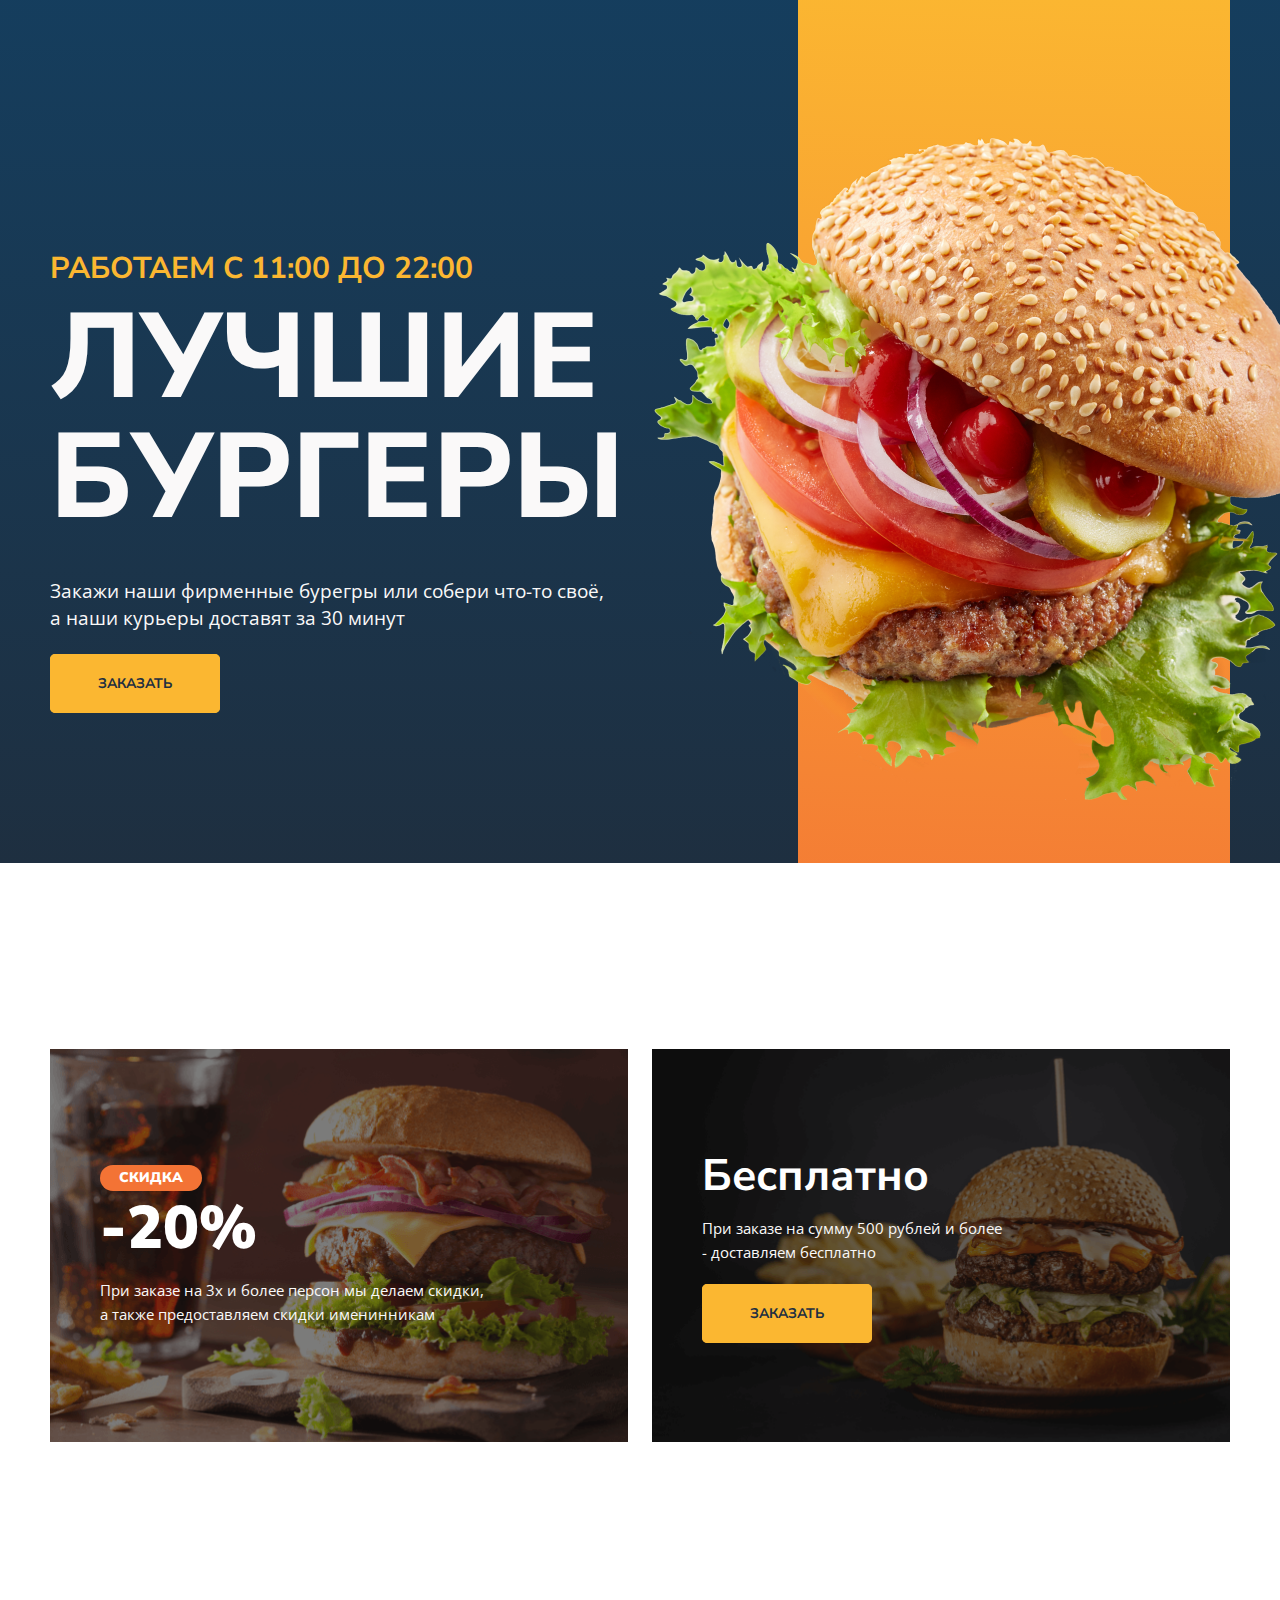
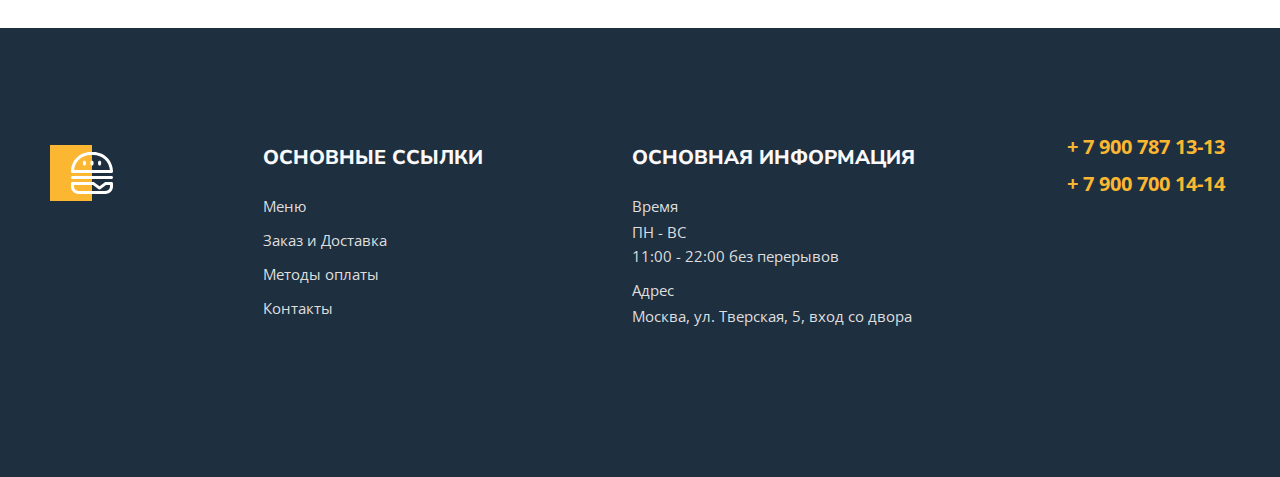
<file: index.html>
<!DOCTYPE html>
<html lang="ru">
<head>
    <meta charset="UTF-8">
    <meta http-equiv="X-UA-Compatible" content="IE=edge">
    <meta name="viewport" content="width=device-width, initial-scale=1.0">
    <title>Burgers</title>
    <link rel="preconnect" href="https://fonts.googleapis.com">
    <link rel="preconnect" href="https://fonts.gstatic.com" crossorigin>
    <link href="https://fonts.googleapis.com/css2?family=Nunito+Sans:wght@600;700;800&family=Open+Sans:wght@400;600;700&display=swap" rel="stylesheet">
    <link rel="stylesheet" href="styles/normalize.css">
    <link rel="stylesheet" href="css/main.css">
</head>
<body>
    <div class="main">
        <div class="wrapper">
            <div class="content">
                <h1 class="content-title">
                    <span>работаем с 11:00 до 22:00</span>
                    лучшие бургеры
                </h1>
                <p class="content-text">Закажи наши фирменные бурегры или собери что-то своё, а&nbsp;наши курьеры доставят за&nbsp;30&nbsp;минут</p>
                <a href="menu.html">заказать</a>
            </div>
            <div class="visual">
                <div class="visual-bg"></div>
                <img src="images/bugrerold.png" alt="Burger">
            </div>
        </div>
    </div>
    <div class="promo">
        <div class="wrapper">
            <div class="promo-left">
                <p class="sale">Скидка</p>
                <p class="cost">-20%</p>
                <p class="promo-description">При заказе на 3х и более персон мы делаем скидки, а также предоставляем скидки именинникам</p>
            </div>
            <div class="promo-right">
                <p class="free">Бесплатно</p>
                <p class="promo-description">При заказе на сумму 500 рублей и более - доставляем бесплатно</p>
                <a href="menu.html">заказать</a>
            </div>
        </div>
    </div>
    <footer class="footer">
        <div class="container">
            <div class="footer-box">
                <div class="item">
                    <img class="footer-logo" src="images/Icon-footer.svg" alt="Logo">
                </div>
                <div class="footer-item">
                    <h2>основные ссылки</h2>
                    <ul class="footer-list">
                        <li><a href="menu.html">Меню</a></li>
                        <li><a href="#">Заказ и Доставка</a></li>
                        <li><a href="#">Методы оплаты</a></li>
                        <li><a href="#">Контакты</a></li>
                    </ul>
                    <ul class="footer-list footer-list-tel">
                        <li> 
                            <a href="tel:+79007871313">+ 7 900 787 13-13</a>
                        </li>
                        <li> 
                            <a href="tel:+79007001414">+ 7 900 700 14-14</a>
                        </li>
                    </ul>
                </div>
                <div class="footer-item">
                    <h2>основная информация</h2>
                    <ul class="footer-list">
                        <li>
                            <span>Время</span>
                            ПН - ВС <br>
                            11:00 - 22:00 без перерывов
                        </li>
                        <li>
                            <span>Адрес</span>
                            Москва, ул. Тверская, 5, вход со двора
                        </li>
                    </ul>
                </div>
                <div class="footer-tel">
                    <ul class="footer-list footer-list-tel">
                        <li> 
                            <a href="tel:+79007871313">+ 7 900 787 13-13</a>
                        </li>
                        <li> 
                            <a href="tel:+79007001414">+ 7 900 700 14-14</a>
                        </li>
                    </ul>
                </div>
            </div>
        </div> 
    </footer>
</body>
</html>
</file>
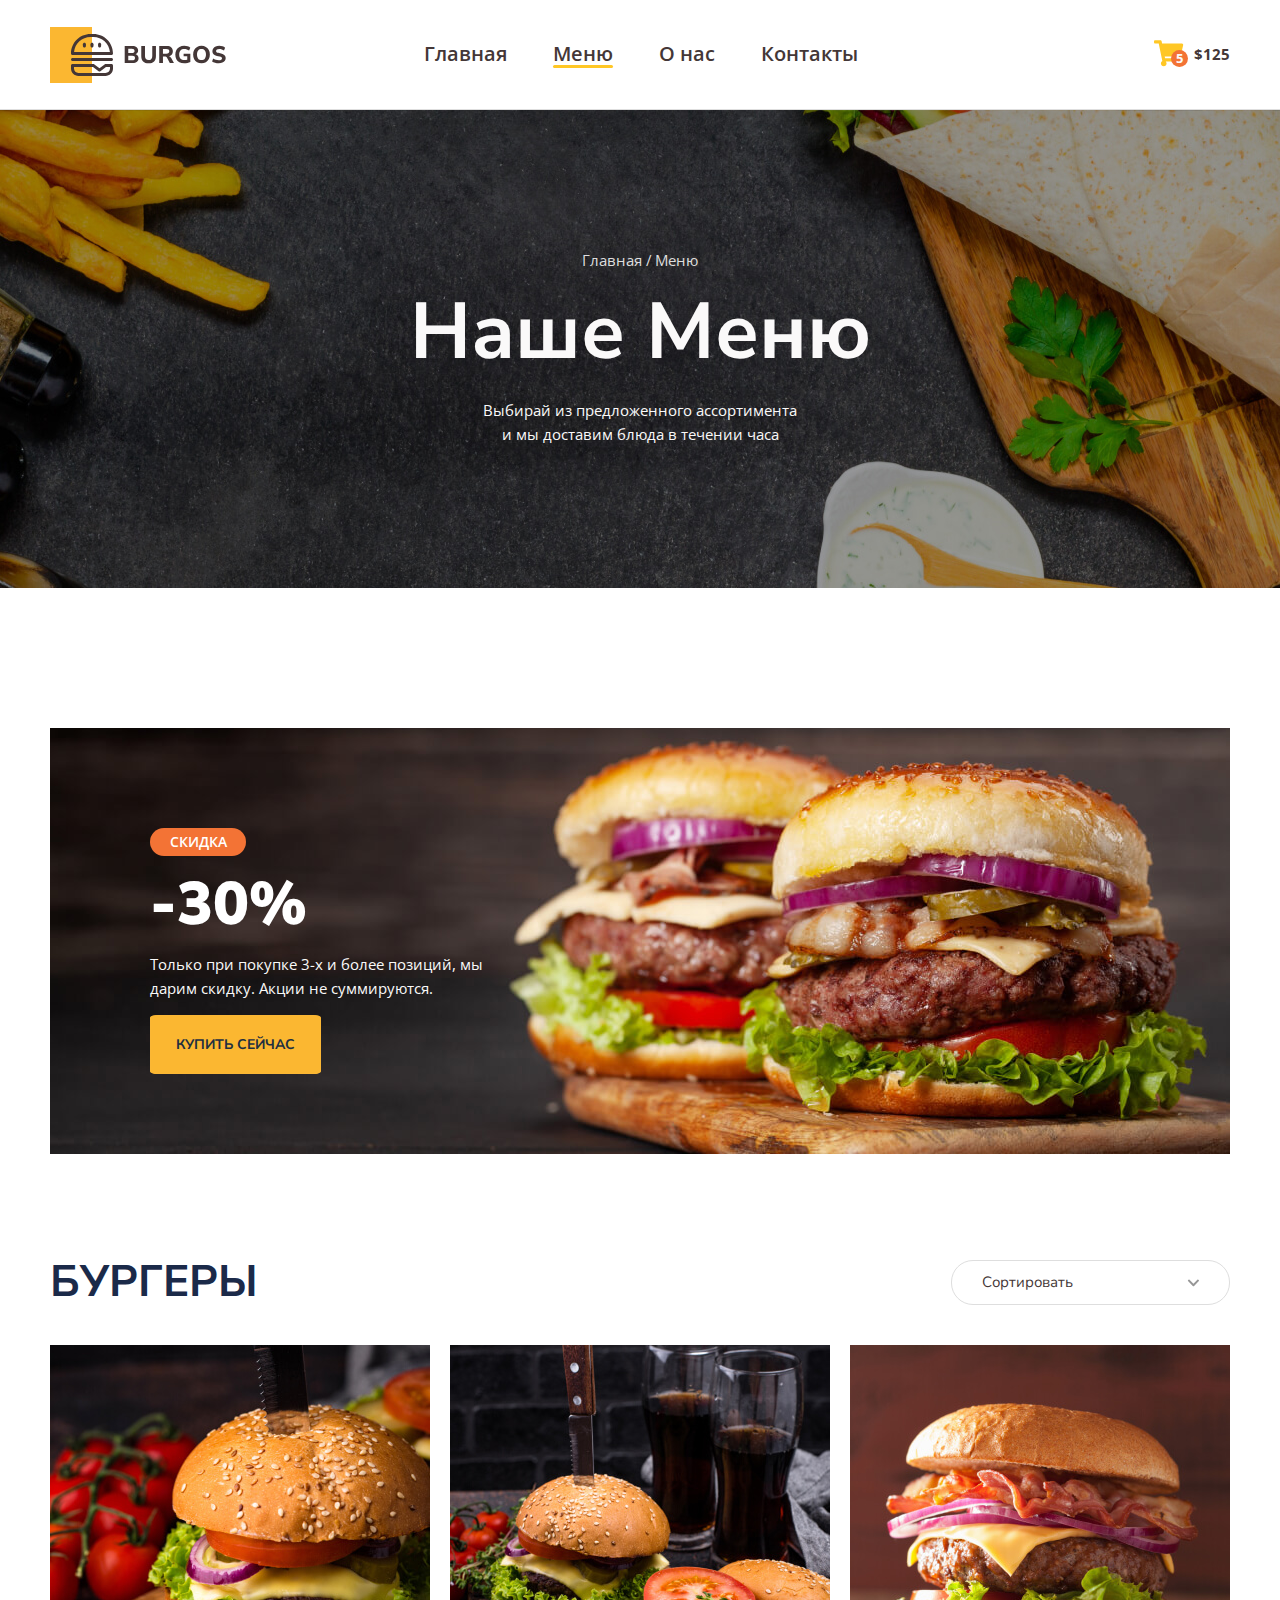
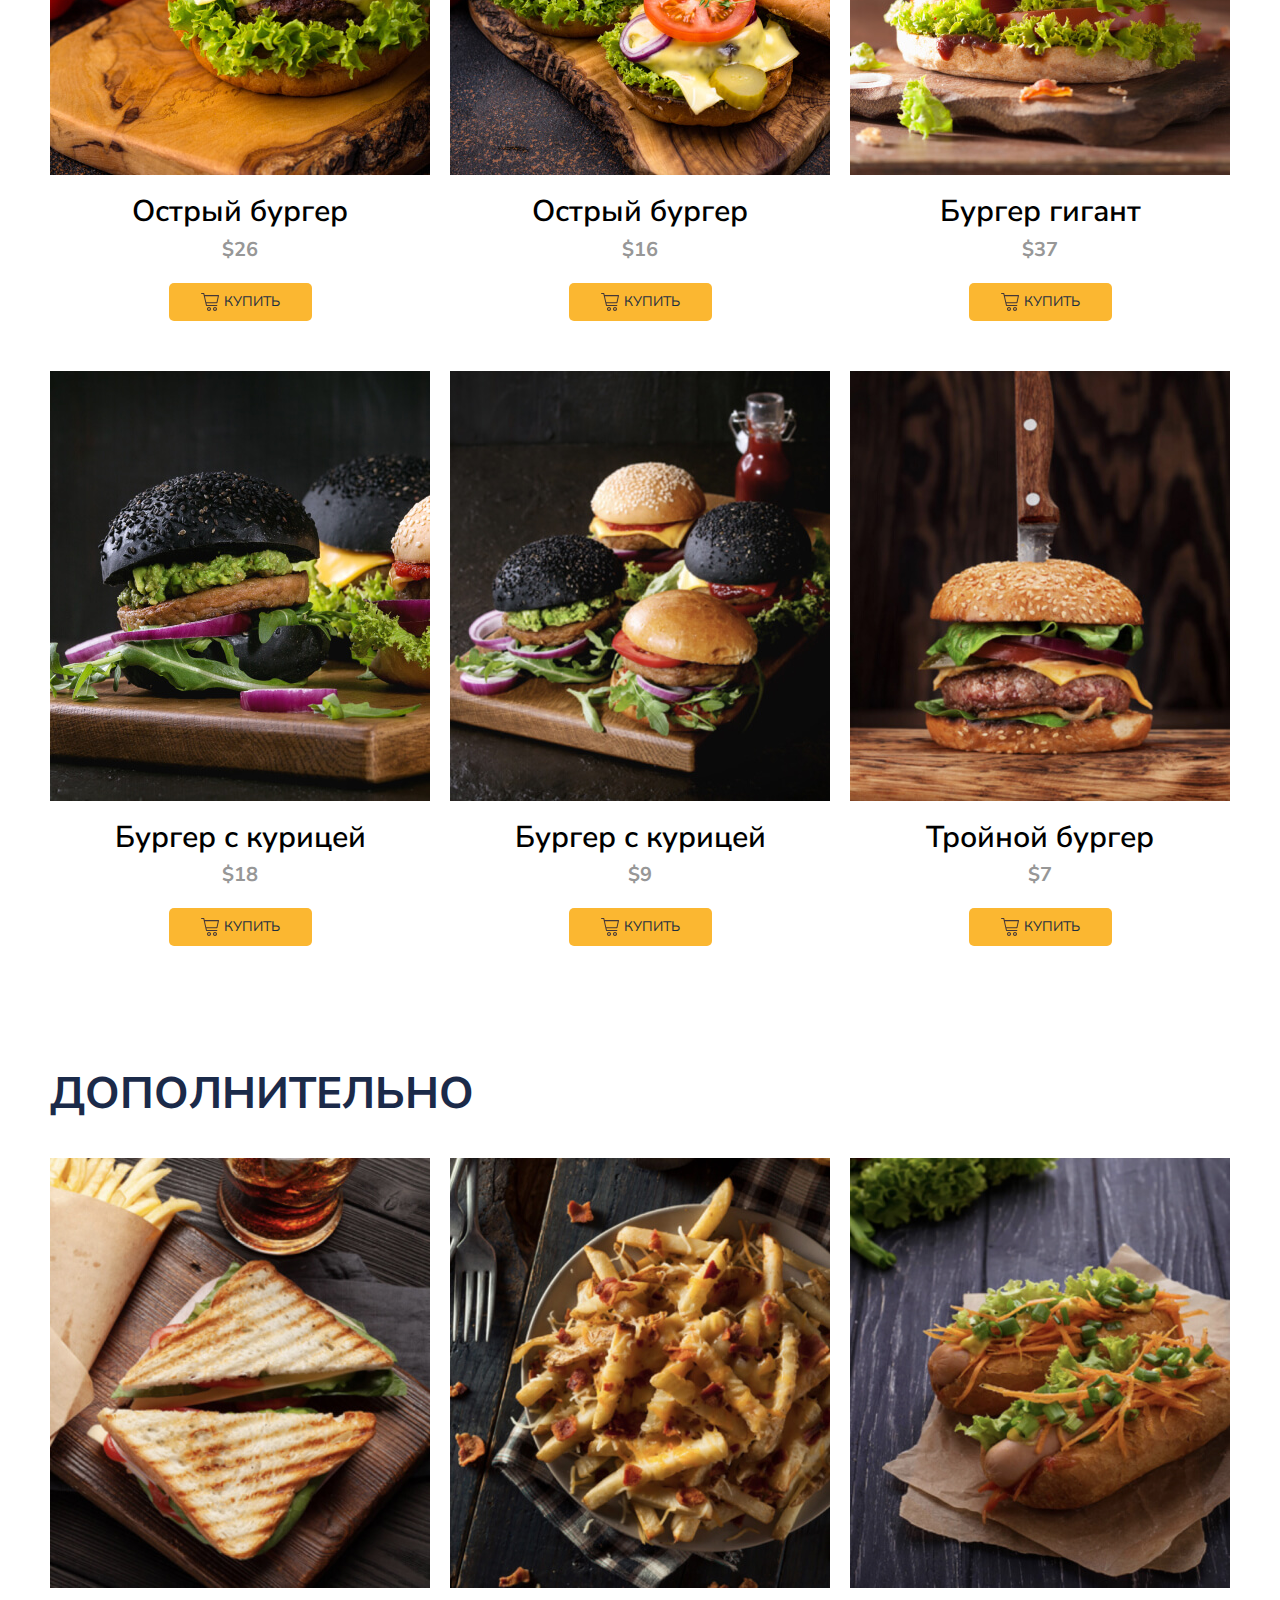
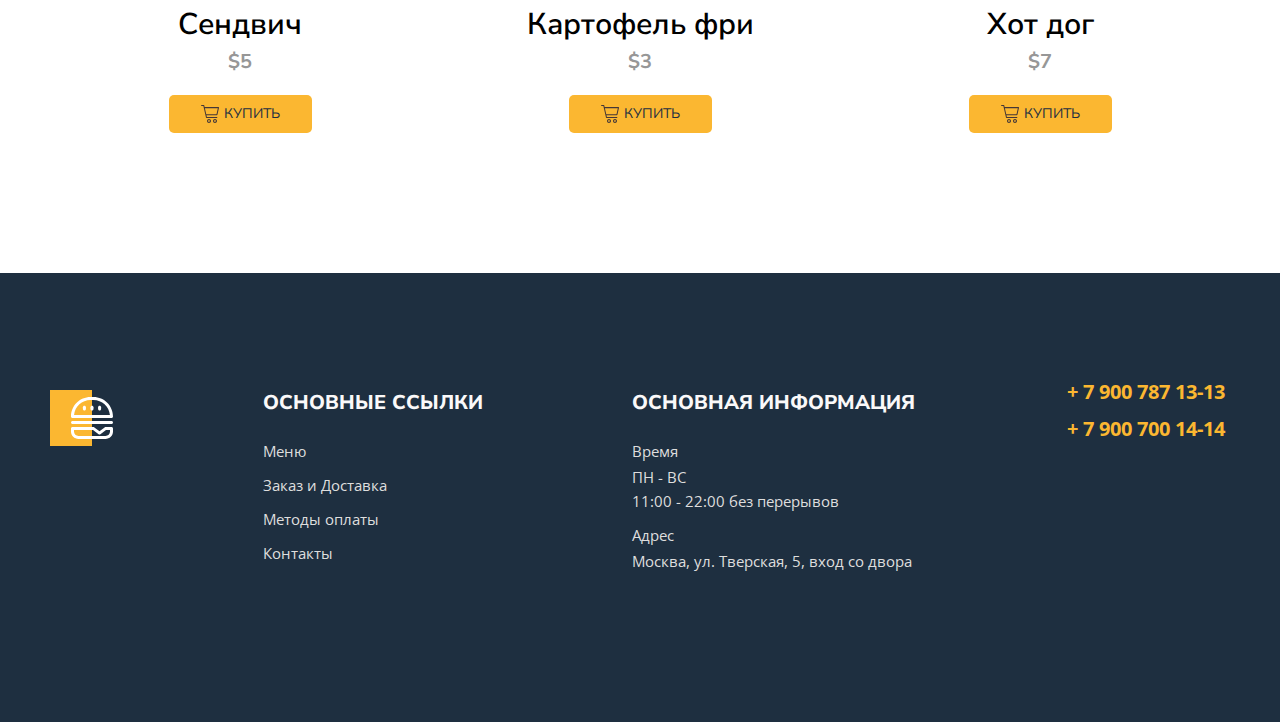
<file: menu.html>
<!DOCTYPE html>
<html lang="ru">
<head>
    <meta charset="UTF-8">
    <meta http-equiv="X-UA-Compatible" content="IE=edge">
    <meta name="viewport" content="width=device-width, initial-scale=1.0">
    <title>Document</title>
    <link rel="preconnect" href="https://fonts.googleapis.com">
    <link rel="preconnect" href="https://fonts.gstatic.com" crossorigin>
    <link href="https://fonts.googleapis.com/css2?family=Nunito+Sans:wght@600;700;800&family=Open+Sans:wght@400;600;700&display=swap" rel="stylesheet">
    <link rel="stylesheet" href="styles/normalize.css">
    <link rel="stylesheet" href="css/main.css">
    <link rel="apple-touch-icon" sizes="192x192" href="images/favicon/android-chrome-192x192.png">
    <link rel="apple-touch-icon" sizes="180x180" href="/apple-touch-icon.png">
    <link rel="icon" type="image/png" sizes="32x32" href="images/favicon/favicon-32x32.png">
    <link rel="icon" type="image/png" sizes="16x16" href="images/favicon/favicon-16x16.png">
    <link rel="mask-icon" href="images/favicon/safari-pinned-tab.svg" color="#5bbad5">
    <meta name="msapplication-TileColor" content="#da532c">
    <meta name="theme-color" content="#ffffff">
</head>
<body>
    <header id="headerTop">
        <div class="container">
            <div class="header">
                <div class="header-burger">
                    <button class="burger" onclick="openModal()"></button>
                </div>
                <div class="header-item">
                 <a href="index.html" class="header-logo"></a>
                <nav>
                <ul class="header-nav">
                    <li><a href="index.html">Главная</a></li>
                    <li><a href="#" class="active">Меню</a></li>
                    <li><a href="#">О нас</a></li>
                    <li><a href="#">Контакты</a></li>
                </ul> 
                </nav>   
                </div>
            <button type="button" class="button">
                <span class="button-item">
                    <img src="images/shopping-cart.svg" alt="Корзина">
                    <span class="button-count">5</span>
                </span>
                <span class="button-text">$125</span>
            </button>
            </div>
        </div>
    </header>
    <div class="bg">
        <div class="container">
            <ul class="breadcrumbs">
                <li><a href="index.html">Главная</a></li>
                <li><a href="#">Меню</a></li>
            </ul>
            <h1 class="title">Наше Меню</h1>
                <p class="discription"> Выбирай из предложенного ассортимента и мы доставим блюда в течении часа</p>
        </div>
    </div>
    <main>
        <div class="banner">
            <div class="container">
                <div class="banner-box">
                    <h2 class="banner-title">
                        <span>Скидка</span>
                        -30%
                    </h2>
                    <p class="banner-text">Только при покупке 3-х и более позиций,&nbsp;мы дарим скидку. Акции не суммируются.</p>
                    <a href="#menuBurger" class="banner-link">Купить сейчас</a>
                </div>
            </div>
        </div>
        <section class="menu" id="menuBurger">
            <div class="container">
                <div class="menu-header">
                <h2 class="menu-title">
                    Бургеры
                </h2>
                <select class="menu-select">
                    <option value="">Сортировать</option>
                    <option value="up">по возрастанию</option>
                    <option value="down">по убыванию</option>
                </select>
                </div>
                <div class="menu-grid">
                <div class="menu-grid-item">
                    <div class="menu-grid-cover">
                        <img src="images/menu/burger01.jpg" alt="Острый бургер">
                    </div>
                    <p class="menu-grid-title">Острый бургер</p>
                    <p class="menu-grid-price">$26</p>
                    <button type="button" class="menu-grid-btn">
                    <span class="menu-grid-icon"></span>
                    <span class="menu-grid-text">Купить</span>
                    </button>
                </div>
                <div class="menu-grid-item">
                    <div class="menu-grid-cover">
                        <img src="images/menu/Гриль-бургер02.jpg" alt="Гриль бургер">
                    </div>
                    <p class="menu-grid-title">Острый бургер</p>
                    <p class="menu-grid-price">$16</p>
                    <button type="button" class="menu-grid-btn">
                    <span class="menu-grid-icon"></span>
                    <span class="menu-grid-text">Купить</span>
                    </button>
                </div>
                <div class="menu-grid-item">
                    <div class="menu-grid-cover">
                        <img src="images/menu/gigant03.jpg" alt="Бургер гигант">
                    </div>
                    <p class="menu-grid-title">Бургер гигант</p>
                    <p class="menu-grid-price">$37</p>
                    <button type="button" class="menu-grid-btn">
                    <span class="menu-grid-icon"></span>
                    <span class="menu-grid-text">Купить</span>
                    </button>
                </div>
                <div class="menu-grid-item">
                    <div class="menu-grid-cover">
                        <img src="images/menu/chiken04.jpg" alt="Бургер с курицей">
                    </div>
                    <p class="menu-grid-title">Бургер с курицей</p>
                    <p class="menu-grid-price">$18</p>
                    <button type="button" class="menu-grid-btn">
                    <span class="menu-grid-icon"></span>
                    <span class="menu-grid-text">Купить</span>
                    </button>
                </div>
                <div class="menu-grid-item">
                    <div class="menu-grid-cover">
                        <img src="images/menu/burger05.jpg" alt="Бургер с курицей>">
                    </div>
                    <p class="menu-grid-title">Бургер с курицей</p>
                    <p class="menu-grid-price">$9</p>
                    <button type="button" class="menu-grid-btn">
                    <span class="menu-grid-icon"></span>
                    <span class="menu-grid-text">Купить</span>
                    </button>
                </div>
                <div class="menu-grid-item">
                    <div class="menu-grid-cover">
                        <img src="images/menu/burger06.jpg" alt="Тройной бургер">
                    </div>
                    <p class="menu-grid-title">Тройной бургер</p>
                    <p class="menu-grid-price">$7</p>
                    <button type="button" class="menu-grid-btn">
                    <span class="menu-grid-icon"></span>
                    <span class="menu-grid-text">Купить</span>
                    </button>
                </div>
                </div>
            </div>
        </section>
        <section class="menu menu-other">
            <div class="container">
                <div class="menu-header">
                    <h2 class="menu-title">
                        Дополнительно
                    </h2>
                    </div>
                    <div class="menu-grid">
                    <div class="menu-grid-item">
                        <div class="menu-grid-cover">
                            <img src="images/menu/sandvich.jpg" alt="Сендвич">
                        </div>
                        <p class="menu-grid-title">Сендвич</p>
                        <p class="menu-grid-price">$5</p>
                        <button type="button" class="menu-grid-btn">
                        <span class="menu-grid-icon"></span>
                        <span class="menu-grid-text">Купить</span>
                        </button>
                    </div>
                    <div class="menu-grid-item">
                        <div class="menu-grid-cover">
                            <img src="images/menu/fri.jpg" alt="Картофель фри">
                        </div>
                        <p class="menu-grid-title">Картофель фри</p>
                        <p class="menu-grid-price">$3</p>
                        <button type="button" class="menu-grid-btn">
                        <span class="menu-grid-icon"></span>
                        <span class="menu-grid-text">Купить</span>
                        </button>
                    </div>
                    <div class="menu-grid-item">
                        <div class="menu-grid-cover">
                            <img src="images/menu/hot.jpg" alt="Хот-дог">
                        </div>
                        <p class="menu-grid-title">Хот дог</p>
                        <p class="menu-grid-price">$7</p>
                        <button type="button" class="menu-grid-btn">
                        <span class="menu-grid-icon"></span>
                        <span class="menu-grid-text">Купить</span>
                        </button>
                    </div>
                    </div>
            </div>
        </section>
    </main>
    <footer class="footer">
        <div class="container">
            <div class="footer-box">
                <div class="item">
                    <img class="footer-logo" src="images/Icon-footer.svg" alt="Logo">
                </div>
                <div class="footer-item">
                    <h2>основные ссылки</h2>
                    <ul class="footer-list">
                        <li><a href="menu.html">Меню</a></li>
                        <li><a href="#">Заказ и Доставка</a></li>
                        <li><a href="#">Методы оплаты</a></li>
                        <li><a href="#">Контакты</a></li>
                    </ul>
                    <ul class="footer-list footer-list-tel">
                        <li> 
                            <a href="tel:+79007871313">+ 7 900 787 13-13</a>
                        </li>
                        <li> 
                            <a href="tel:+79007001414">+ 7 900 700 14-14</a>
                        </li>
                    </ul>
                </div>
                <div class="footer-item">
                    <h2>основная информация</h2>
                    <ul class="footer-list">
                        <li>
                            <span>Время</span>
                            ПН - ВС <br>
                            11:00 - 22:00 без перерывов
                        </li>
                        <li>
                            <span>Адрес</span>
                            Москва, ул. Тверская, 5, вход со двора
                        </li>
                    </ul>
                </div>
                <div class="footer-tel">
                    <ul class="footer-list footer-list-tel">
                        <li> 
                            <a href="tel:+79007871313">+ 7 900 787 13-13</a>
                        </li>
                        <li> 
                            <a href="tel:+79007001414">+ 7 900 700 14-14</a>
                        </li>
                    </ul>
                </div>
            </div>
        </div> 
    </footer>
    <a href="#headerTop" class="button-up hidden" id="btnUp">наверх</a>
    <div class="modal" id="modal">
            <ul class="header-nav">
                <li><a href="index.html">Главная</a></li>
                <li><a href="#" class="active">Меню</a></li>
                <li><a href="#">О нас</a></li>
                <li><a href="#">Контакты</a></li>
            </ul> 
            <button class="burger-close" onclick="closeModal()"></button>
    </div>
    <script>
        //Smooth Scroll

        const links = document.querySelectorAll(".banner-link");

            for (const link of links) {
        link.addEventListener("click", clickHandler);
    }


    // Button Up
 
    function clickHandler(e) {
        e.preventDefault();
        const href = this.getAttribute("href");

        document.querySelector(href).scrollIntoView({
            behavior: "smooth"
    });
    }
    window.onscroll = function(){scrollFunction()};

    const upbuttons = document.querySelectorAll(".button-up");

    for (const upbutton of upbuttons) {
        upbutton.addEventListener("click", clickHandler);
    }

    function clickHandler(e) {
    e.preventDefault();
    const href = this.getAttribute("href");

    document.querySelector(href).scrollIntoView({
        behavior: "smooth"
    });
    }

    function scrollFunction(){
        if ( document.body.scrollTop > 1000 || document.documentElement.scrollTop > 1000){
            document.getElementById('btnUp').className = 'button-up visible';
        } else {
            document.getElementById('btnUp').className = 'button-up hidden';
        }
    }
 // Menu

     function openModal() {
        document.getElementById("modal").style.top = "0px";
       }

    function closeModal() {
        document.getElementById("modal").style.top = "-400px";
       }


    </script>
</body>
</html>
</file>
<file: css/main.css>
body {
    font-family: 'Nunito Sans', sans-serif; 
}
.container {
    max-width: 1180px;
    margin: 0 auto;
    padding-left: 15px;
    padding-right: 15px;
}
header {
    border-bottom: 1px solid #dedede ;
}
.header {
    display: flex;
    font-family: 'Open Sans', sans-serif;
    align-items: center;
    justify-content: space-between;
    padding-top: 26px;
    padding-bottom: 25px;
}
.header-item {
    display: flex;
    align-items: center;
    justify-content: space-between;
    flex-basis: 68.5%;
}
.header-logo {
  display: block;
  background-image: url('../images/logo.svg');
  width: 176px;
  height: 56px;
  background-repeat:no-repeat;
  background-size: cover;
}
.header-nav {
    list-style-type: none;
    display: flex;
    padding-left: 0;
    gap: 46px;
}
.header-nav a {
    font-weight: 600;
    font-size: 20px;
    color:  #443737;
    text-decoration: none;
    transition: 0.3s;
}
.header-nav a:hover {
    color: #FFC725;
}
.header-nav a::after{
    content: '';
    width: 100%;
    height: 3px;
    border-radius: 1.5px;
    background:transparent ;
    display: block;
}
.header-nav a.active::after {
    background:#FFC725 ;
}
.button {
    display: flex;
    align-items: center;
    background-color: transparent;
    border: none;
    padding: 0;
    gap: 10px;
    cursor: pointer;
}
.button-item {
   position: relative; 
}
.button-count {
    font-weight: 700;
    font-size: 13px;
    color: #FAF9F9;
    background: #F37335;
    border-radius: 100%;
    position: absolute;
    width: 17px;
    height: 17px;
    text-align: center; 
    line-height: 1.3;
    bottom: 3px;
    right: -4px;
}
.button-text {
    color: #443737;
    font-weight: 700;
    font-size: 15px;
}
.bg {
    text-align: center;
    color: #FAF9F9;
    background-image: url(../images/bg.jpg);
    background-size: cover ;
    background-position: center center;
    padding: 142px 0;
    margin-bottom: 140px;
}
.breadcrumbs {
    padding-left: 0;
    margin: 0;
    list-style-type: none;
    display: flex;
    justify-content: center;
    gap: 7px;
}
.breadcrumbs a {
    color: #DEDEDE;
    font-size: 15px;
    font-family: 'Open Sans', sans-serif;
    text-decoration: none;
    transition: 0.3s;
}
.breadcrumbs a:hover {
    color: #FFC725;
}
.breadcrumbs a::before {
    content: '/';
    position: relative;
    left: -3px;
    pointer-events: none;
}
.breadcrumbs a:hover::before {
    color: #DEDEDE;
}
.breadcrumbs li:first-child a::before {
    display: none;
}
.title {
    font-weight: 700;
    font-size: 79px;
    margin-top: 17px;
    margin-bottom: 20px;
}
.discription {
    font-family: 'Open Sans', sans-serif;
    font-size: 15px;
    line-height: 1.6;
    color: #FAF9F9;
    max-width: 320px;
    margin: 0 auto;
}
.banner-box {
    background-image: url(../images/banner.jpg);
    background-size: cover;
    background-repeat: no-repeat;
    background-position: 0 center;
    padding: 100px;
    padding-left: 100px;
    margin-bottom: 80px;
}
.banner-title {
    font-size: 60px;
    font-weight: 900;
    color: #fff;
    line-height: 1.6;
    margin-top: 0%;
}
h2 {
    font-family: 'Nunito Sans', sans-serif;
    font-weight: 900;
    font-size: 60px;
    color: #FAF9F9;
    line-height: 130%;
    margin-top: 0;
    margin-bottom: 0;
}
.banner-title span {
    display: block;
    font-family: 'Open Sans', sans-serif;
    font-weight: 600;
    font-size: 14px;
    line-height: 18px;
    max-width: 96px;
    text-align: center;
    text-transform: uppercase;
    padding: 5px 0;
    background-color: #F37335;
    background-clip: padding-box;
    border-radius: 14px;
}
.banner-text {
    color: #FAF9F9;
    font-family: 'Open Sans', sans-serif;
    font-size: 15px;
    line-height: 24px;
    max-width: 353px;
    margin-top: 0;
    margin-bottom: 35px; 
}
.banner-link {
    font-weight: 700;
    font-size: 14px;
    line-height: 18px;
    text-align: left;
    color: #1E2F40;
    border-radius: 5px;
    text-decoration: none;
    text-transform: uppercase;
    padding: 19px 20px;
    background: #FBB731;
    border: 1px solid #FBB735;
    transition: 0.3s;
}
.banner-link:hover {
    background-color: transparent;
    color: #fbb735;
}
.menu {
    padding-top: 20px;
}
.banner-box a {
    color: #1E2F40;
    font-family: 'Nunito Sans', sans-serif;
    background-color: #FBB731;
    text-transform: uppercase;
    border-radius: 5%;
    text-decoration: none;
    padding: 19px 25px;
    margin-bottom: 100px;
    transition: 0.3s;
}
.banner-box:hover{
    background-color: transparent;
    color: #F37335;
}
.menu-header {
    display: flex;
    align-items: center;
    justify-content: space-between;
    padding-bottom: 34px;
}
.menu-title {
    font-size: 44px;
    font-weight: 700;
    text-transform: uppercase;
    color: #1B2A49;
    margin: 0;
}
.menu-select {
    border: 1px solid #DEDEDE;
    padding: 13px 30px;
    border-radius: 22px;
    color: #443737;
    font-size: 15px;
    -webkit-appearance: none;
       -moz-appearance: none;
            appearance: none;
    flex-basis: 279px;
    background-image: url(../images/errow.svg);
    background-size: 12.79px 7.75px;
    background-repeat: no-repeat;
    background-position: 89% center;
    background-color: #FFFFFF;
}
.menu-grid {
    display: grid;
    grid-template-columns: repeat(3, 1fr);
    gap: 50px 20px;
    font-family: 'Nunito Sans', sans-serif;
    text-align: center;
    margin-bottom: 100px;
}
.menu-grid-cover {
    width: 100%;
    height: 430px;
    position: relative;
    overflow: hidden;
}
.menu-grid-cover img {
    position: absolute;
    left: 50%;
    top: 50%;
    transform: translate(-50%, -50%);
    -o-object-fit: cover;
       object-fit: cover;
    width: 100%;
    height: 430px;
}
.menu-grid-title {
    font-weight: 600;
    font-size: 30px;
    margin-top: 20px;
    margin-bottom: 5px;
}
.menu-grid-price {
    color: #979797;
    font-weight: 700;
    font-size: 20px;
    margin-top: 8px;
    margin-bottom: 22px;
}
.menu-grid-btn {
    background-color: #FBB731;
    border-radius: 5px;
    padding: 10px 32px;
    border: none;
    display: flex;
    align-items: center;
    justify-content: center;
    margin: 0 auto;
    gap: 5px;
    cursor: pointer;
    position: relative;
    border: none;
    transition: 0.3s;
}
.menu-grid-btn:hover {
    background-color: #F37335;
}
.menu-grid-icon {
    background-image: url(../images/cart.svg);
    background-repeat: no-repeat;
    display: block;
    background-size: 18px 18px;
    width: 18px;
    height: 18px;
}
.menu-grid-text {
    color: #1E2F40;
    font-size: 14px;
    text-transform: uppercase;
}
.footer {
    background: #1E2F40;
    color: #fff;
    padding-top: 117px;
    padding-bottom: 106px;
    margin-top: 140px;
}
.footer-box {
    display: flex;
    justify-content: space-between;
}
.footer-logo {
    width: 63px;
    height: 56px;
}
.footer-item {
    flex: 0 0 auto;
}
.footer-item h2 {
    font-size: 20px;
    font-weight: 800;
    text-transform: uppercase;
    margin-bottom: 18px;
    margin-top: 0;
}
.footer-item {
    color: #FAF9F9;
    margin-top: 0;
    font-weight: 900;
    padding-bottom: 12px;
}
.footer-list a {
    color: #DEDEDE;
}
.footer-list {
    font-weight: 700;
    line-height: 24px;
    color: #DEDEDE;
    padding: 5px;
}
.footer-list li {
    margin-bottom: 10px;
    font-family: 'Open Sans', sans-serif;
    font-size: 15px;
    font-weight: 400;
    line-height: 24px;
}
.footer-list a {
    margin-bottom: 9px;
    font-family: 'Open Sans', sans-serif;
    font-size: 15px;
    color: #dedede;
    text-decoration: none;
    transition: 0.3s;
}
.footer-list a:hover {
    color:#FBB731;
}
.footer-item span {
    color: #dedede;
    display: block;
    font-weight: 400;
    margin-bottom: 2px;
}
.footer-list-tel {
    margin-top: 10px;
}
.footer-list-tel li {
    margin-bottom: 12px;
}
.footer-list-tel a {
    text-decoration: none;
    font-weight: 400;
    font-size: 20px;
    color: #FBB731;
    font-weight: 700;
    line-height: 24px;
    transition: 0.3s;
}
.footer-list-tel a:hover {
    color: #dedede;
}
.footer-tel ul {
    font-size: 20px;
    color: #fff;
    margin-top: -15px;
}
.footer-list {
    padding-left: 0;
    list-style-type: none;
}
.button-up {
    background-color: #FBB731;
    font-weight: 700;
    font-size: 14px;
    text-transform: uppercase;
    color: #1E2F40;
    text-decoration: none;
    padding: 5px 20px;
    position: fixed;
    bottom: 20px;
    right: 20px;
    border-radius: 5px;
    transition: 0.3s; 
}
.button-up:hover {
    background-color: #F37335;
}
.button-up.hidden {
    opacity: 0;
}
.button-up.visible {
    opacity: 1;
}
 

/*steels*/
.main {
    background: linear-gradient(180deg, #0C4C7B -100%, #1E2F40 100%);
}
.wrapper {
    max-width: 1180px;
    margin: 0 auto;
    display: flex;
    justify-content: space-between;
}
.content {
    color: #FAF9F9;
    flex: 0 0 580px;
    padding-top: 170px;
    padding-bottom: 170px;
}
.content-title {
    font-size: 120px;
    font-weight: 800;
    text-transform: uppercase;
    line-height: 120px;
    margin-bottom: 40px;
}
.content-title span {
    color: #FBB731;
    font-size: 30px;
    font-weight: 700;
    line-height: 38px;
    display: block;
    margin-bottom: 10px;
}
.content-text {
    font-family: 'Open sans', sans-serif;
    font-size: 19px;
    line-height: 1.4;
    margin-bottom: 42px;
}
.main a,
.promo a {
    font-weight: 700;
    font-size: 14px;
    line-height: 18px;
    text-align: left;
    color: #1E2F40;
    border-radius: 5px;
    text-decoration: none;
    text-transform: uppercase;
    padding: 19px 47px;
    background: #FBB731;
    transition: 0.3s;
    border: 1px solid #FBB731;
}
.main a:hover {
    background-color: transparent;
    color: #DEDEDE;
}
.visual {
    flex-grow: 1;
    display: flex;
    justify-content: flex-end;
    position: relative;
}
.visual-bg {
    width: 432px;
    height: 100%;
    background: linear-gradient(2.42deg, #F37335 -19.6%, #FBB731 100.79%, #FDC830 100.79%);
}
.main img {
    width: 829px;
    position: absolute;
    right: -168px;
}
.promo {
    padding-top: 186px;
    padding-bottom: 46px;
}
.promo-left,
.promo-right {
    flex: 0 0 49%;
    color: #fff;
    box-sizing: border-box;
    background-repeat: no-repeat;
    background-size: cover;
    background-position: center;
    transition: 0.3s;
}
.promo-left {
    background-image: url(../images/promo-left.png);
    padding: 116px 50px;
}
.promo-right {
    background-image: url(../images/promo-right.png);
    padding: 102px 50px;
}
.sale {
    font-size: 14px;
    font-weight: 900;
    background: #F37335;
    padding: 5px 19px;
    border-radius: 14px;
    display: inline-block;
    text-transform: uppercase;
    margin-bottom: 3px;
    margin-top: 0%;
}
.cost {
    font-size: 60px;
    font-weight: 900;
    margin-bottom: 8px;
    margin: 0;
}
.promo-description {
    font-family: 'Open sans', sans-serif;
    color: #FAF9F9;
    font-size: 15px;
    line-height: 24px;
    margin-bottom: 0;
}
.promo-right a:hover{
    background-color: transparent;
    border: 1px solid #fbb731;
    color: #DEDEDE;
}
.promo-left .promo-description {
    max-width: 392px;
}
.promo-right .promo-description {
    max-width: 300px;
    margin-bottom: 40px;
}
.free {
    font-size: 44px;
    font-weight: 700;
    margin-bottom: 10px;
    margin-top: 0;
}

/* Modal */
.burger {
    width: 34px;
    height: 22px;
    background-image: url(../images/menu-burger.svg);
    background-color: transparent;
    background-repeat: no-repeat;
    background-size: contain;
    border: none;
    cursor: pointer;
    display: none;
}
.modal {
    background-color: #fff8dc;
    max-width: 500px;
    text-align: center;
    position: absolute;
    top: -400px;
    left: 0;
    right: 0;
    margin: 20px auto 0;
    padding: 40px 30px;
    box-sizing: border-box;
    transition: .5s;
}
.modal .header-nav {
    flex-direction: column;
    align-items: center;
    gap: 23px;
    margin: 0;
}
.burger-close {
    width: 22px;    
    height: 22px;
    background-image: url(../images/close.svg);
    background-color: transparent;
    background-size: contain;
    background-repeat: no-repeat;
    border: none;
    position: absolute;
    top: 20px;
    right: 20px;
    cursor: pointer;
}

/* Responsive*/

@media (min-width: 1001px) {
    .footer-list + .footer-list-tel {
        display: none;
    }
    .header-burger {
        display: none;
    }
}

@media (max-width: 1000px) {
    .container {
        max-width: 738px;
    }
    .header-burger {
        display: none;
    }
    .header-logo {
        width: 158px;
        height: 58px;
        background-size: contain;
    }
    .header-nav {
        gap: 22px;
    }
    .header-item {
        flex-basis: 75.5%;
    }
    .bg {
        margin-bottom: 72px;
    }
    .banner-box {
        background-position: -80px center;
        padding: 100px 40px 120px;
    }
    .menu-grid {
        grid-template-columns: repeat(2, 1fr);
        gap: 50px 15px;
    }
    .menu-other {
        overflow: hidden;
        height: 558px;
    }
    .menu-other .menu-grid {
        display: flex;
        width: auto;
        overflow-x: scroll;
        overflow-y: hidden;
        padding-bottom: 50px;
        margin-right: -15px;
    }
    .menu-other .menu-grid-item {
        flex: 0 0 281px;
    }
    .menu-other .menu-grid-cover,
    .menu-other .menu-grid-cover img {
        height: 320px;
    }
    .footer-tel {
        display: none;
    }
    .footer-list {
        display: block;
    }
}
@media (max-width: 800px) {
    .header .header-nav {
        display: none;
    }
    .burger {
        display: flex;
        margin-right: 10px;
    }
    .header-burger {
        display: flex;
    }
}
@media (max-width: 700px) {
    .nav {
        display: none;
    }
    .menu-grid-title {
        font-size: 25px;
    }
    .banner-box {
        margin-bottom: 5px;
    }
    .menu-other .menu-grid-cover img {
    margin-right: -15px;
    }
    .menu-grid {
        margin-bottom: 10px;
    }
    .footer-box{
        position: relative; 
        display: block;
    }
    .footer-list-tel {
        position: absolute;
        top: 4px;
        right: 0;
        margin-top: -10px;
    }
    .footer-item h2 {
        font-size: 18px;
        margin-top: 25px;
    }
    .footer-list {
        font-size: 15px;
    }
    .footer{
        margin-top: 65px;
        padding-top: 60px;   
    }
}
@media (max-width: 567px) {
    .header {
        padding-top: 19px;
        padding-bottom: 19px;
    }
    .header-logo {
        width: 116px;
        height: 37px;
    }
    .breadcrumbs a {
        font-size: 14px;
    }
    .title {
        font-size: 38px;
    }
    .description {
        font-size: 12px;
    }
    .bg {
        padding: 55px 0;
        margin-bottom: 33px;
    }
    .banner-box {
        background-position: 17% center;
        padding: 35px 24px;
        margin-bottom: 3px;
    }
    .menu-title {
        font-size: 27px;
    }
    .menu-select {
        font-size: 12px;
        flex-basis: 136px;
        padding: 13px 24px 13px 15px;
        background-position: 90% center;
        outline: none;
    }
    .menu-grid {
        gap: 25px 15px;
    }
    .menu-grid-cover {
        height: 56vw;
    }
    .menu-grid-cover img {
        height: 56vw;
    }
    .menu-grid-title {
        font-size: 15px;
    }
    .menu-grid-price {
        font-size: 16px;
        margin-top: 6px;
        margin-bottom: 14px;
    }
    .menu-grid-btn {
        padding: 10px 21px;
    }
    .menu-other {
        height: 108vw;
    }
    .menu-other .menu-grid {
        padding-bottom: 24vw;
    }
    .menu-other .menu-grid-cover {
        height: 56vw;
    }
    .menu-other .menu-grid-cover img {
        height: 100%;
    }
    .menu-other .menu-grid-item {
        flex: 0 0 45vw;
        padding-right: 5px;
    }
    .footer {
        margin-top: 28px;
        padding-top: 60px;
        padding-bottom: 60px;
    }
    .footer-box{
        position: relative; 
        display: block;
    }
}


@media (max-width: 368px) {
    .header-logo {
        width: 116px;
        height: 37px;
        background-size: contain;
    }
    .menu-grid {
        flex: 0 0 90px;
    } 
    .menu-grid .menu-grid-item {
        margin-bottom: 15px;
        flex: 0 0 42vw;
    }
    .menu-grid-cover, .menu-grid-cover img {
        height: 56vw;
        margin-right: 15px;
    }
    .menu.menu-other {
        height: 431px;
    }
    .menu-other .menu-grid {
        margin-bottom: 35px;
        gap: 7px;
    }
    .menu.menu-other .menu-grid-item {
        flex: 0 0 42vw;
    }
}

@media (max-width: 320px) {
    .banner-box{
        background-position: 17% center;
        padding: 35px 24px 54px;
    }
}
</file>
